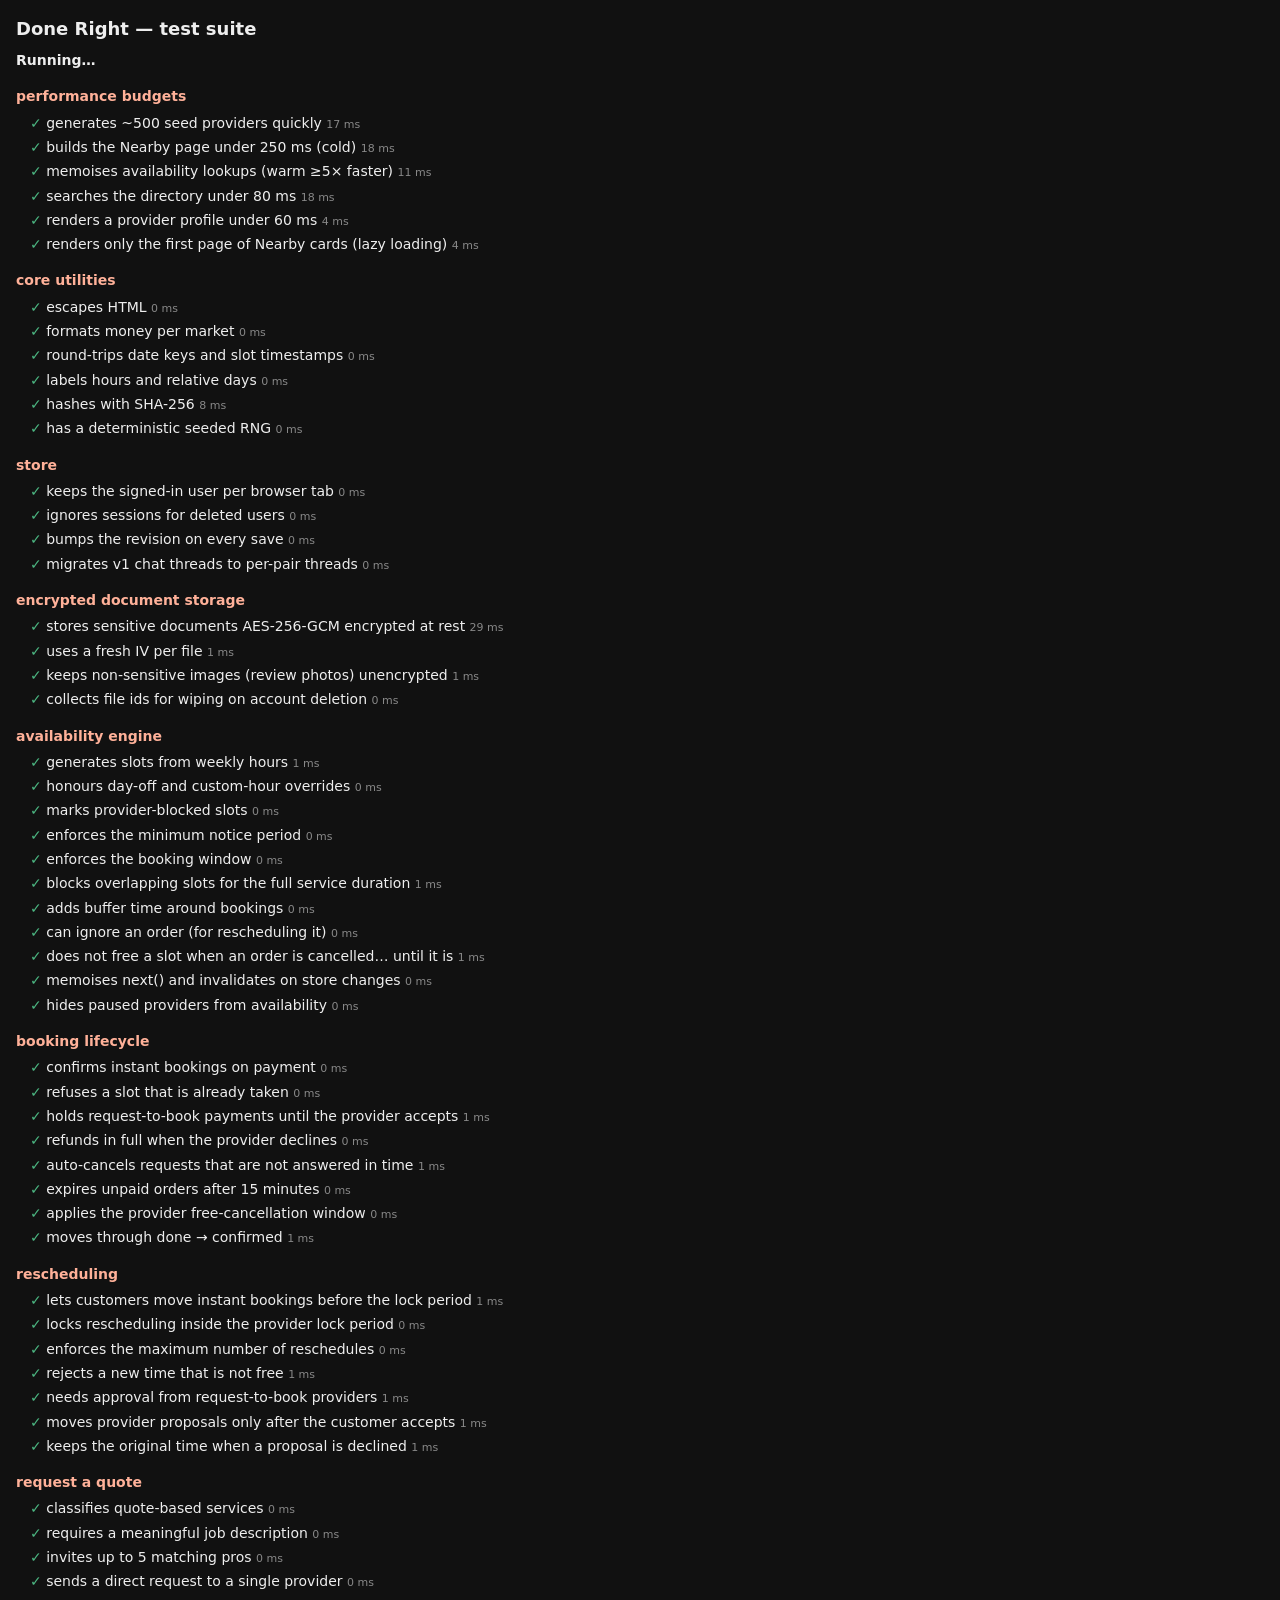
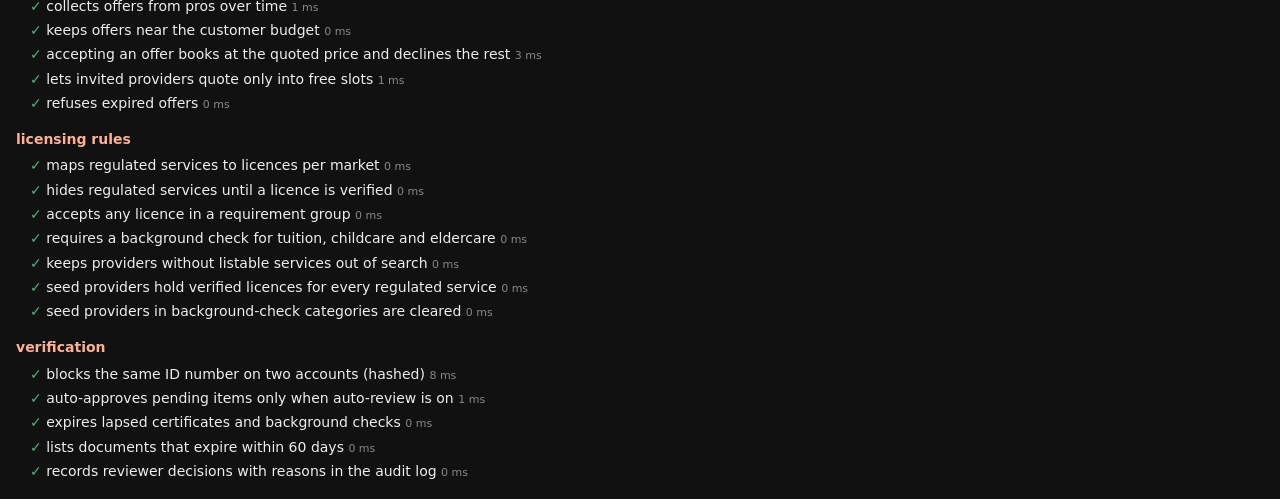
<file: tests/index.html>
<!doctype html>
<html lang="en">
<head>
  <meta charset="utf-8">
  <meta name="viewport" content="width=device-width, initial-scale=1">
  <title>Done Right — tests</title>
  <style>
    body { font: 14px/1.45 -apple-system, system-ui, sans-serif; margin: 0; padding: 16px; background: #111; color: #eee; }
    h1 { font-size: 18px; margin: 0 0 4px; }
    #summary { margin: 8px 0 16px; font-weight: 700; }
    .suite { margin: 14px 0 4px; font-weight: 700; color: #ffb199; }
    .t { padding: 2px 0 2px 14px; }
    .pass::before { content: '✓ '; color: #4cb782; }
    .fail::before { content: '✗ '; color: #ff6b5b; }
    .err { color: #ff9b8f; padding-left: 30px; white-space: pre-wrap; font-size: 12px; }
    .ms { color: #888; font-size: 11px; }
    #app { display: none; }
  </style>
  <script>
    // isolated storage so tests never touch real app data
    window.DR_STORAGE_KEY = 'doneright.test.v1';
    window.DR_FILES_DB = 'doneright-files-test';
    try { localStorage.removeItem('doneright.test.v1'); sessionStorage.clear(); } catch (e) {}
  </script>
</head>
<body>
  <h1>Done Right — test suite</h1>
  <div id="summary">Running…</div>
  <div id="out"></div>
  <div id="app"></div>
  <script>
    // load sources sequentially with cache-busting so tests always run the latest code
    (async function () {
      const files = ["../js/core.js", "../js/i18n.js", "../js/i18n/dict.js", "../js/i18n/ui.js", "../js/i18n/ui2.js", "../js/i18n/data.js", "../js/config.js", "../js/data/categories.js", "../js/data/locations.js", "../js/data/licensing.js", "../js/data/providers.js", "../js/booking.js", "../js/rt.js", "../js/links.js", "../js/seo.js", "../js/demo.js", "../js/backend.js", "../tools/catalog-sql.js", "../js/pages/home.js", "../js/pages/browse.js", "../js/pages/provider.js", "../js/pages/orders.js", "../js/pages/quotes.js", "../js/pages/account.js", "../js/pages/verify.js", "../js/pages/admin.js", "../js/pages/pro.js", "harness.js", "helpers.js", "perf.test.js", "core.test.js", "availability.test.js", "booking.test.js", "quotes.test.js", "licensing.test.js", "verification.test.js", "chat.test.js", "search-seo.test.js", "backend.test.js", "lists.test.js", "links.test.js", "launch.test.js", "i18n.test.js"];
      const v = Date.now();
      for (const f of files) await new Promise((res, rej) => { const s = document.createElement('script'); s.src = f + '?t=' + v; s.onload = res; s.onerror = () => rej(new Error('failed to load ' + f)); document.body.appendChild(s); });
      T.run();
    })();
  </script>
</body>
</html>
</file>
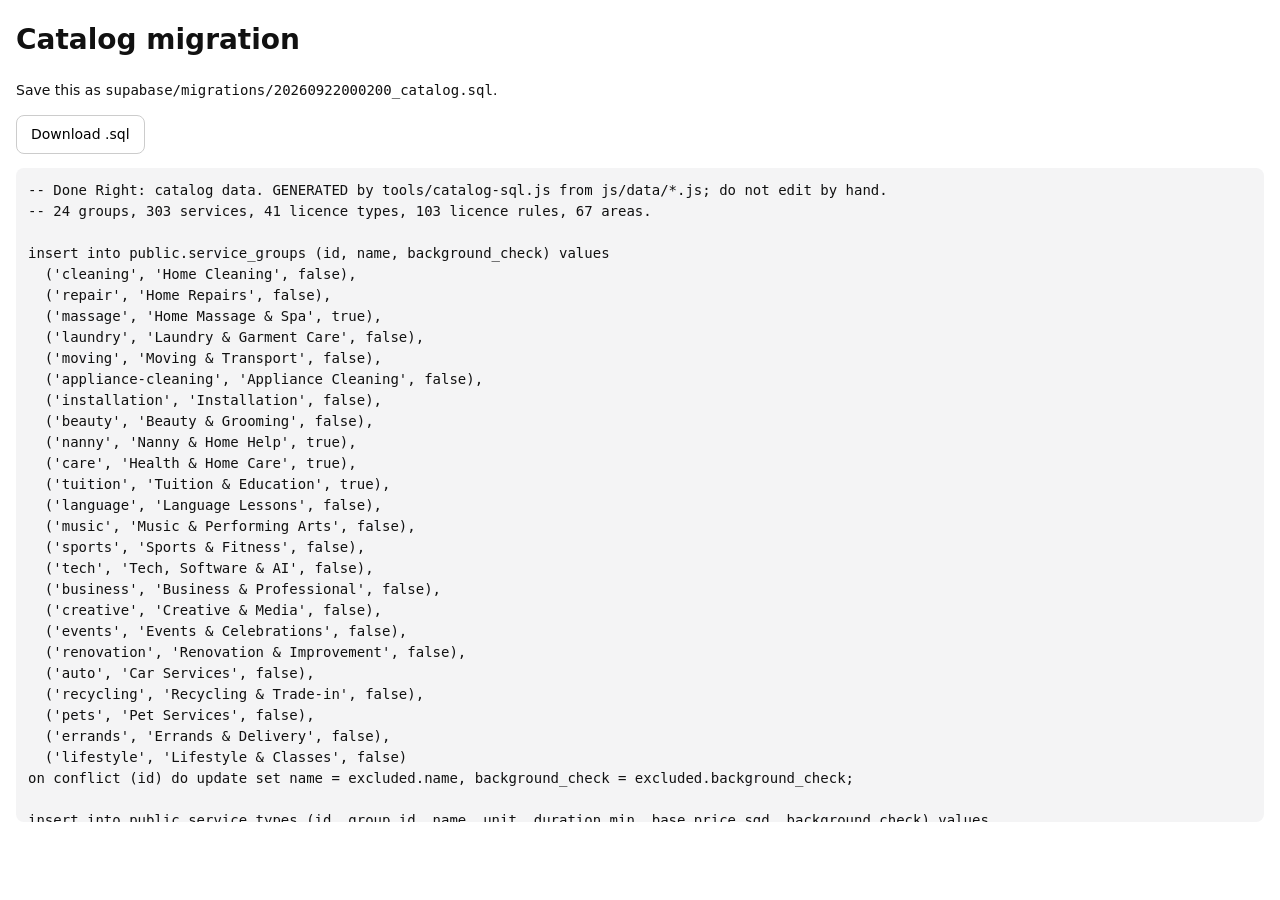
<file: tools/catalog-sql.html>
<!doctype html>
<html lang="en">
<head>
<meta charset="utf-8">
<title>Catalog SQL</title>
<style>
  body { font: 14px/1.5 system-ui, sans-serif; margin: 16px; background: #fff; color: #111; }
  pre { white-space: pre-wrap; background: #f4f4f5; padding: 12px; border-radius: 8px; max-height: 70vh; overflow: auto; }
  button { font: inherit; padding: 8px 14px; border-radius: 8px; border: 1px solid #ccc; background: #fff; cursor: pointer; }
</style>
</head>
<body>
<h1>Catalog migration</h1>
<p>Save this as <code>supabase/migrations/20260922000200_catalog.sql</code>.</p>
<p><button id="dl">Download .sql</button></p>
<pre id="out">Loading…</pre>
<script>window.DR = {};</script>
<script src="../js/data/categories.js"></script>
<script src="../js/data/locations.js"></script>
<script src="../js/data/licensing.js"></script>
<script src="catalog-sql.js"></script>
<script>
  const sql = DR.catalogSQL();
  document.getElementById('out').textContent = sql;
  document.getElementById('dl').onclick = () => {
    const a = document.createElement('a');
    a.href = URL.createObjectURL(new Blob([sql], { type: 'application/sql' }));
    a.download = '20260922000200_catalog.sql';
    a.click();
  };
</script>
</body>
</html>
</file>
